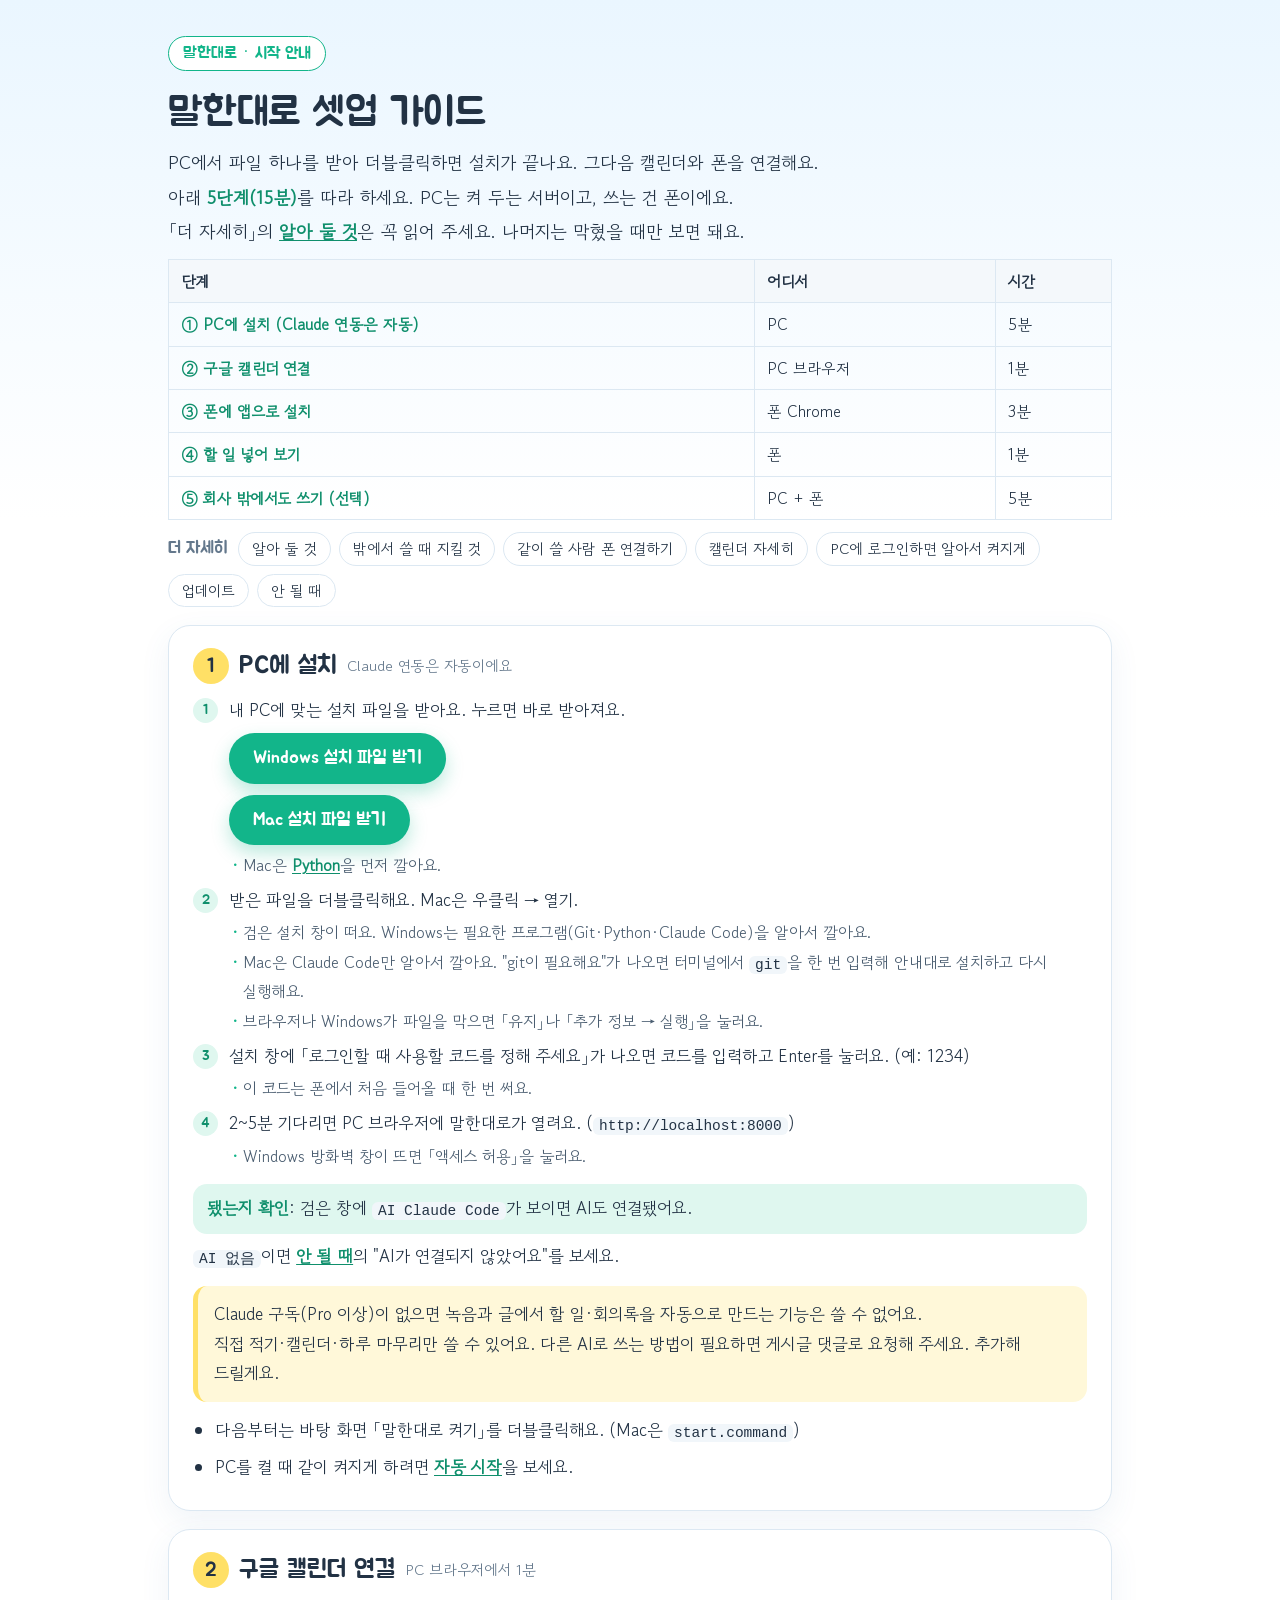
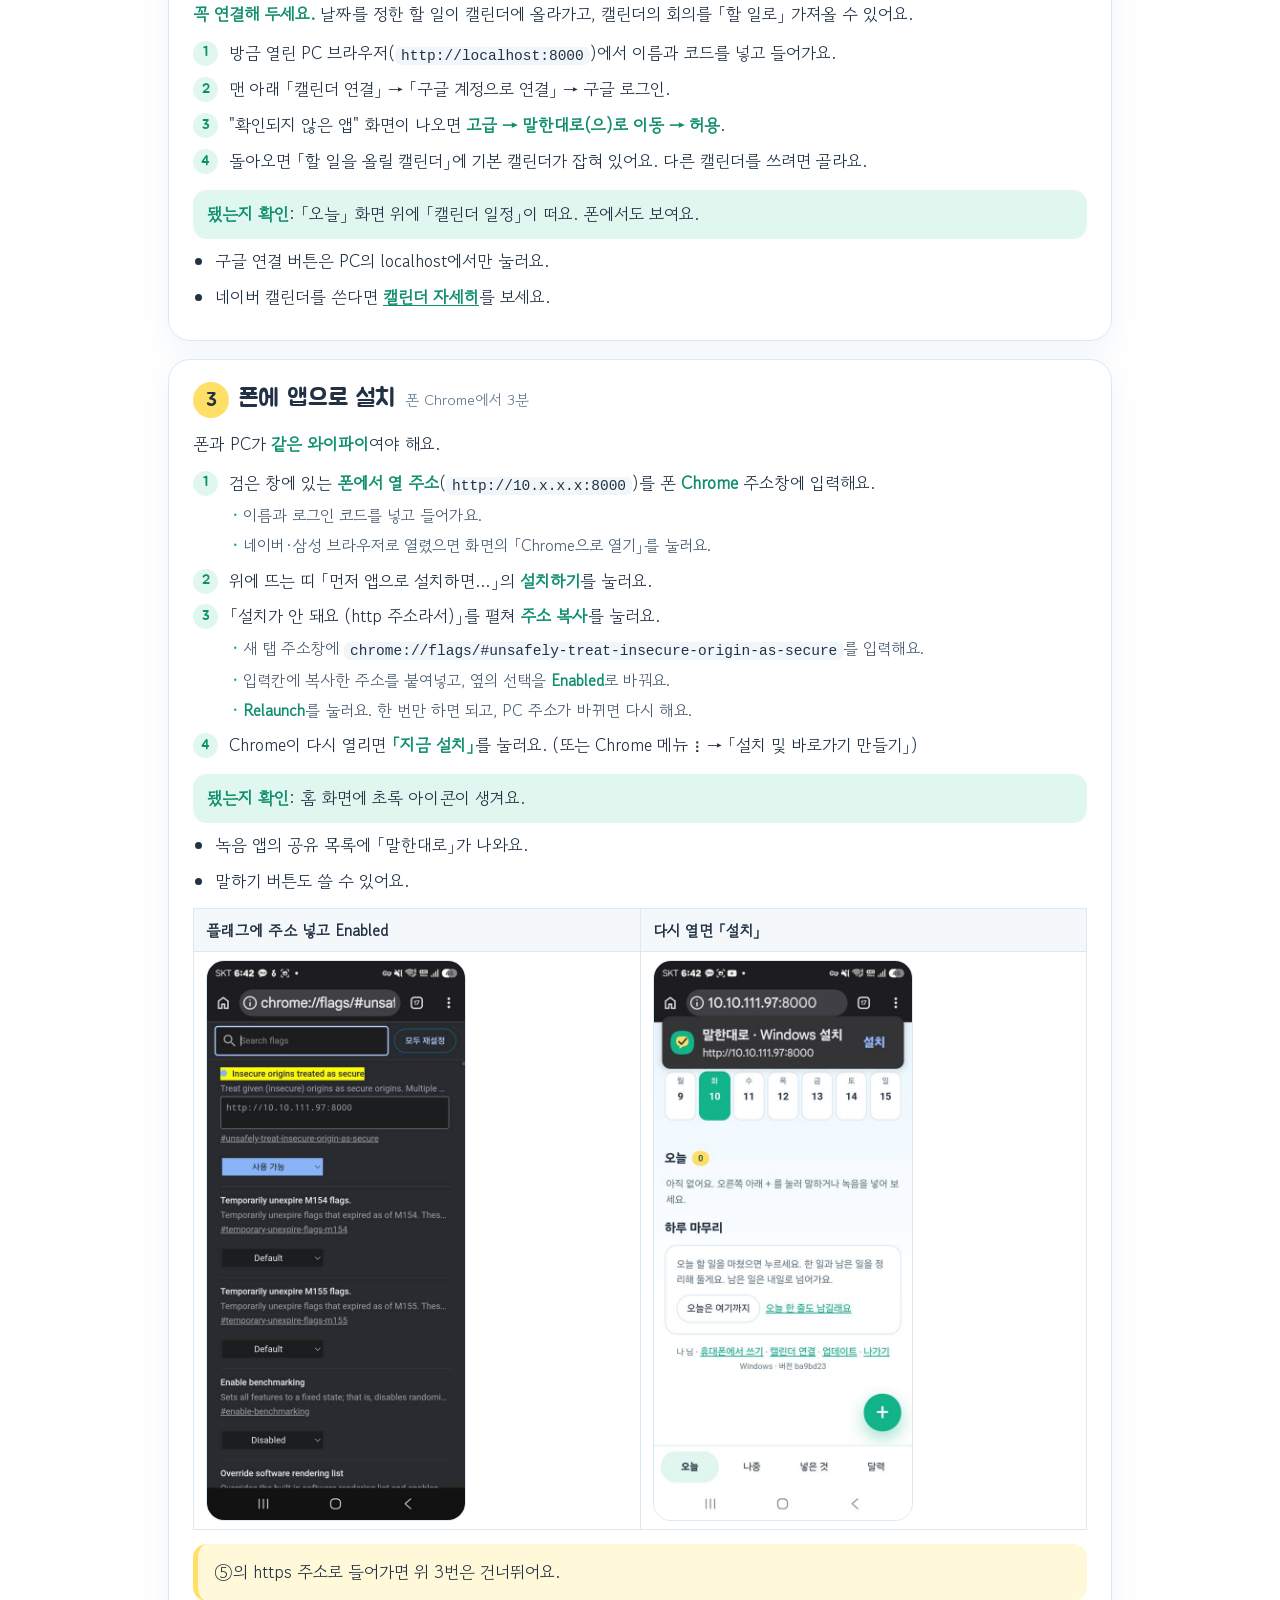
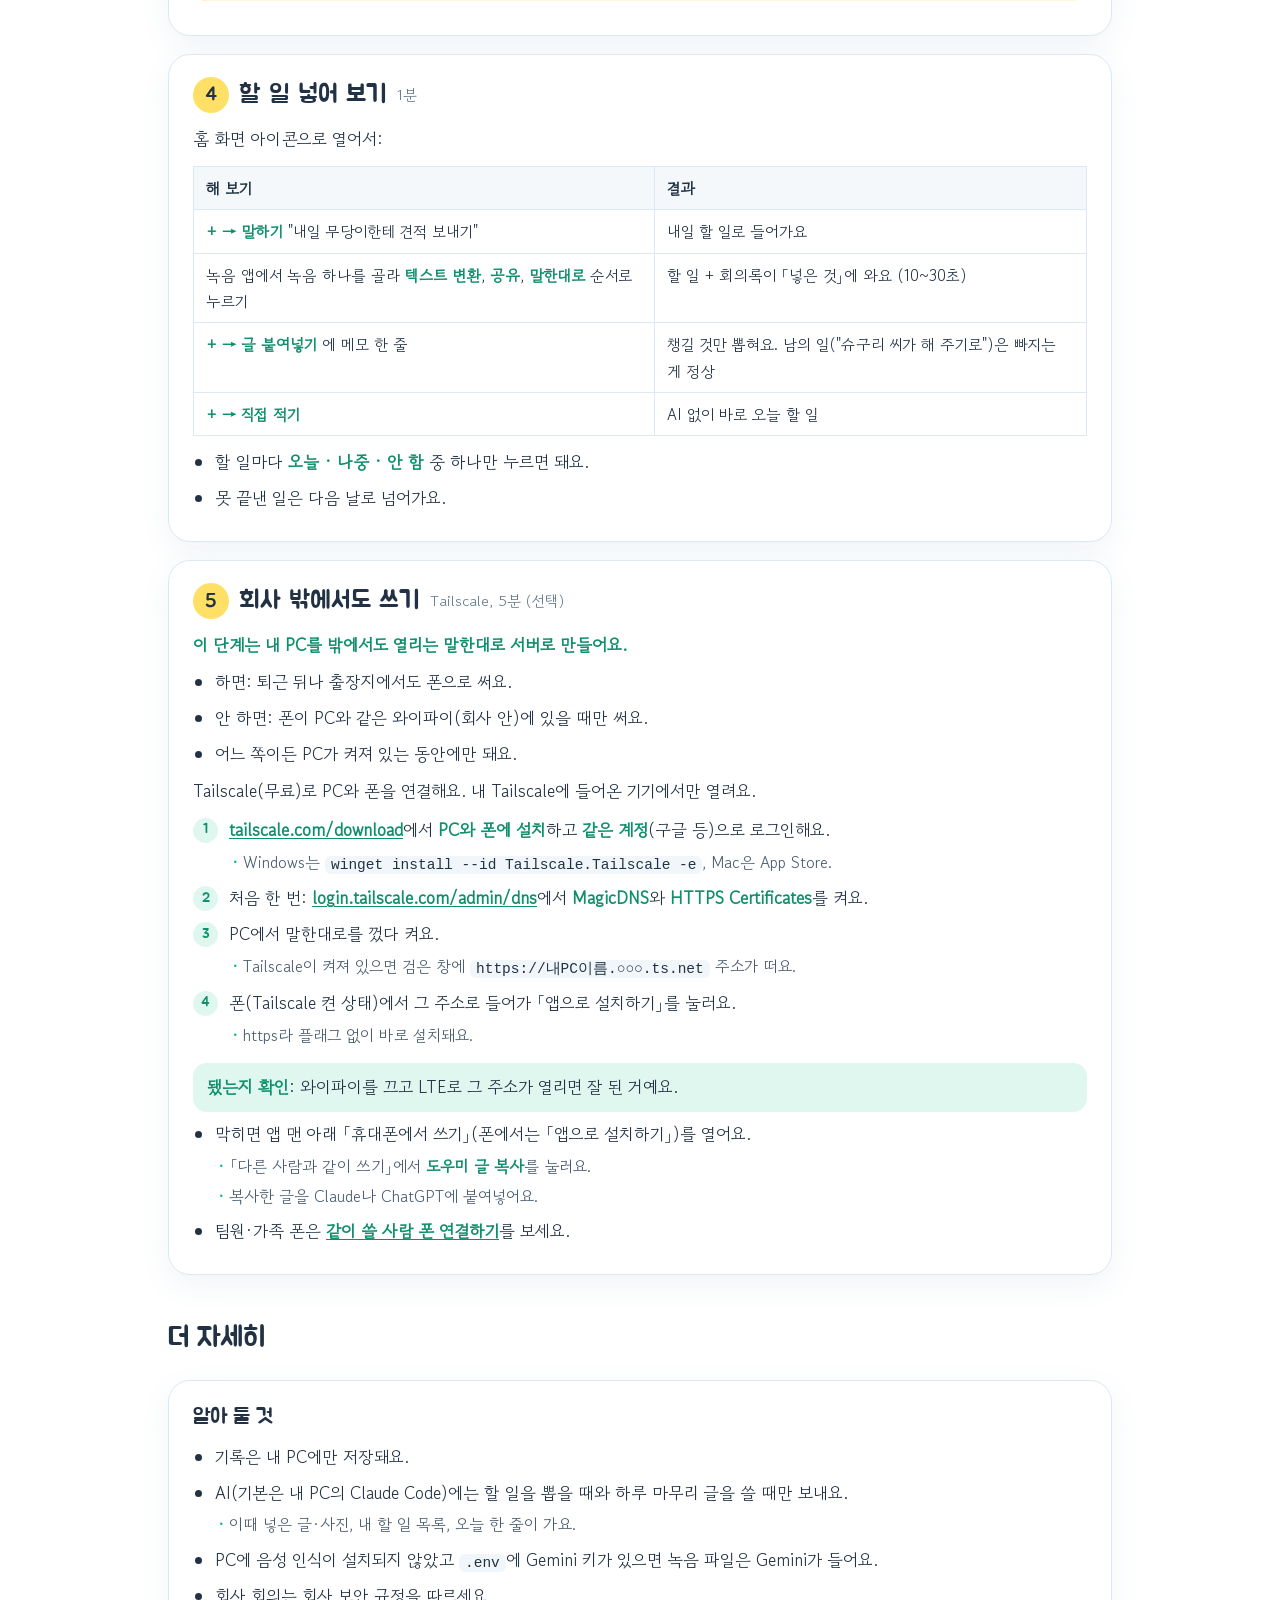
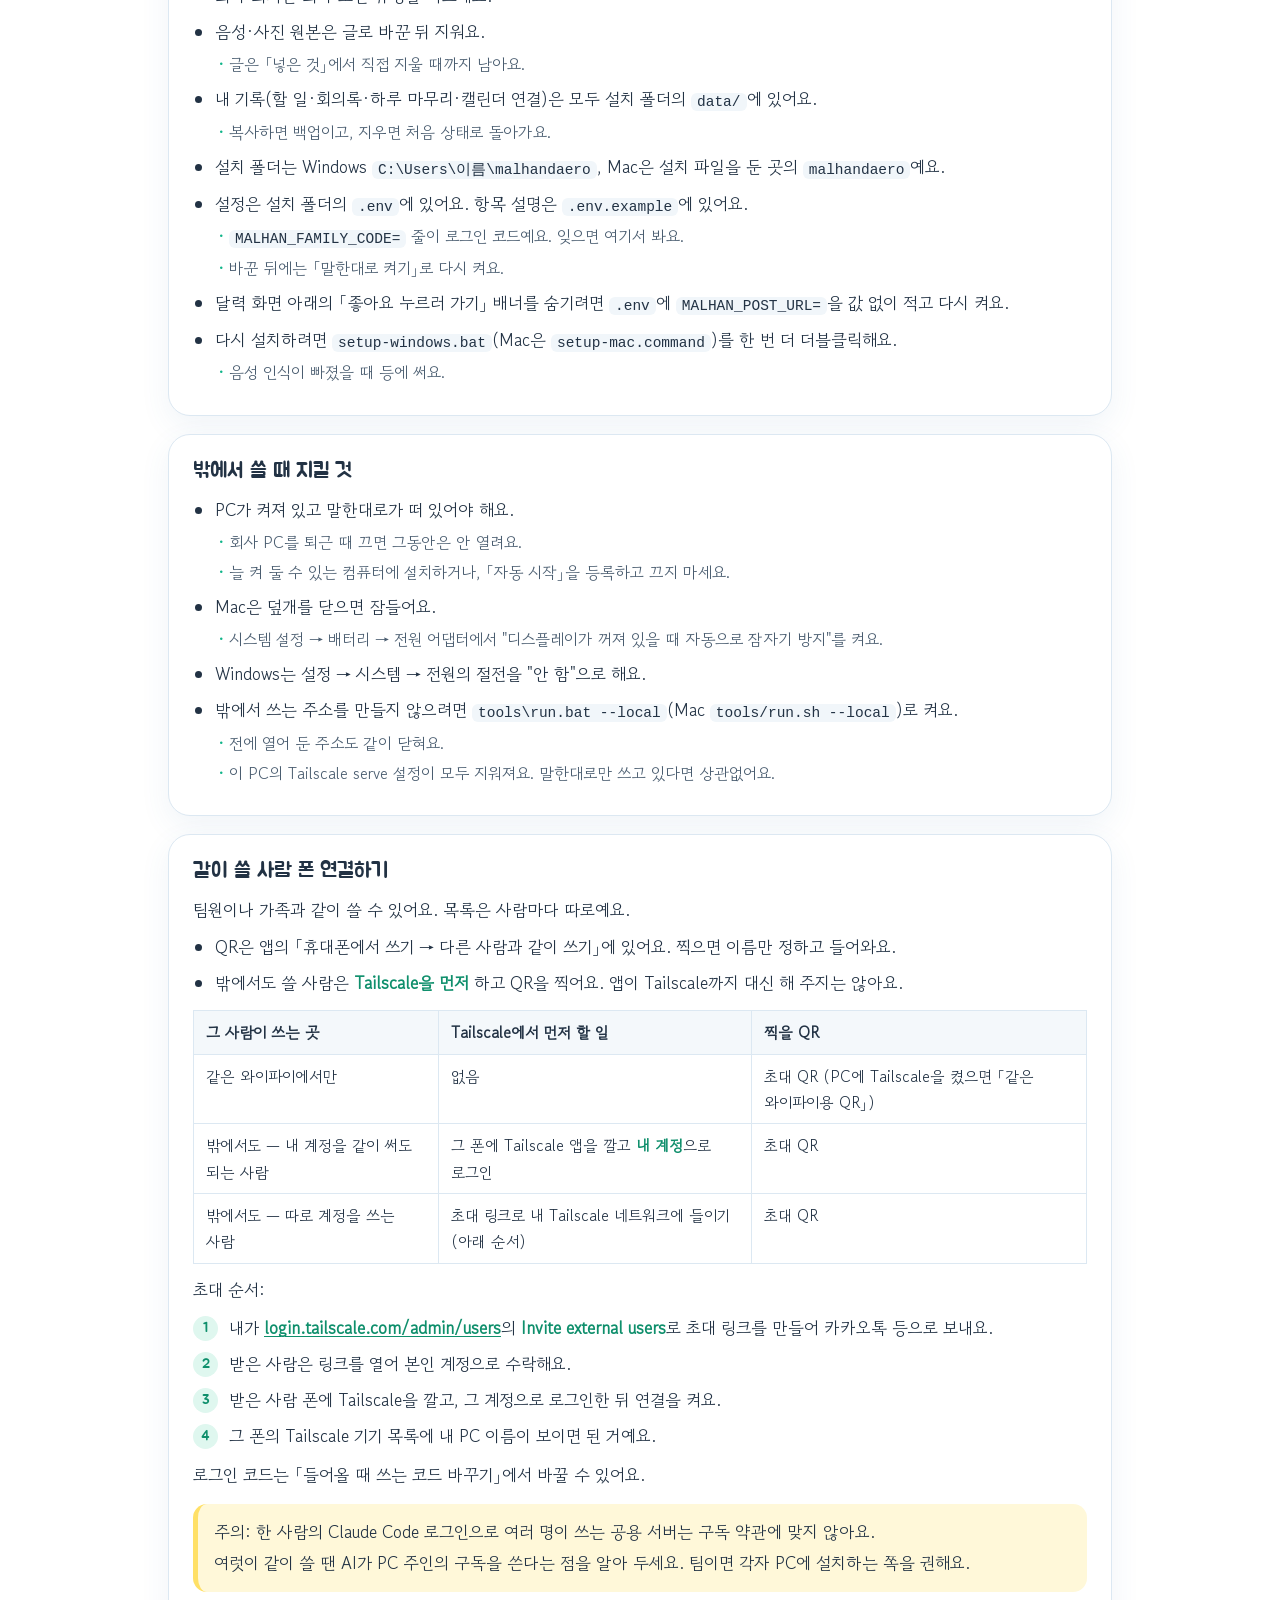
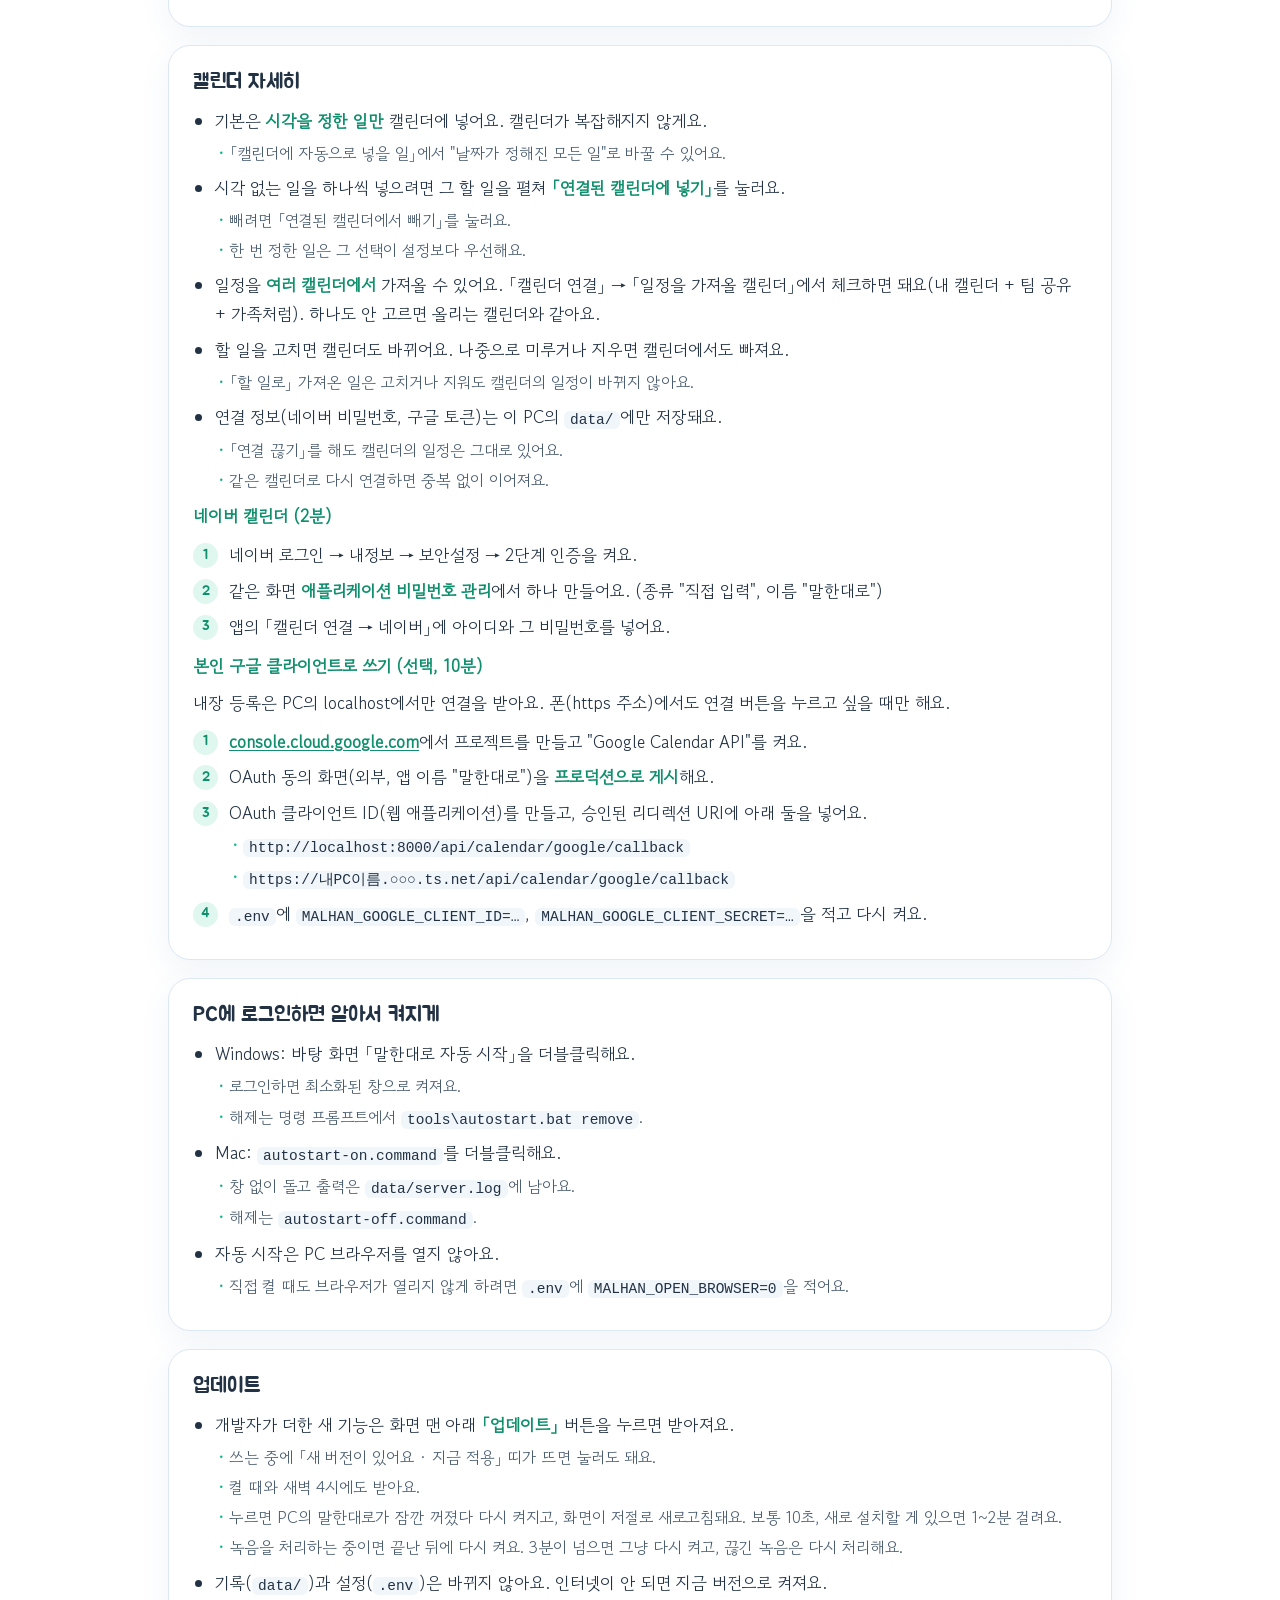
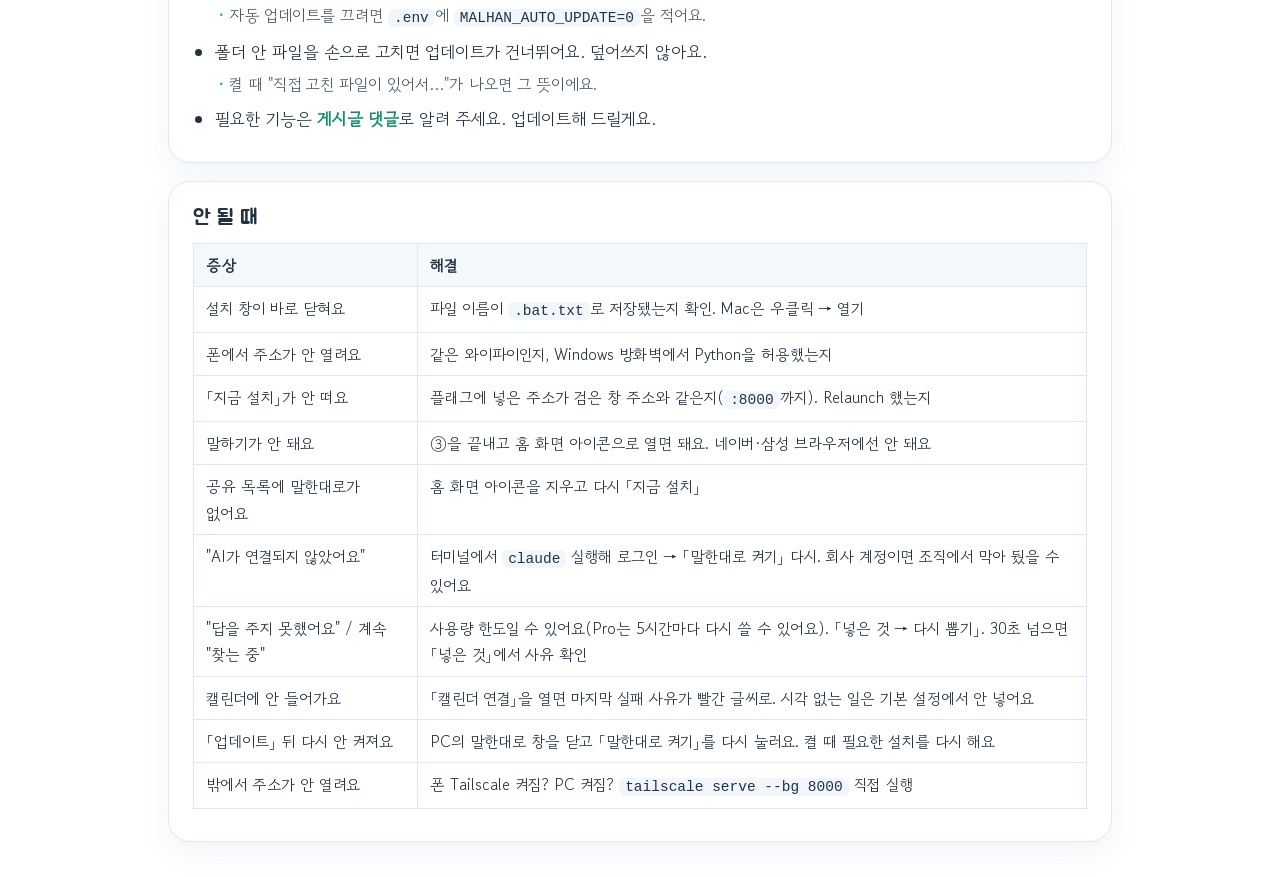
<file: docs/START.html>
<!DOCTYPE html>
<html lang="ko"><head><meta charset="utf-8"><meta name="viewport" content="width=device-width, initial-scale=1"><title>말한대로 셋업 가이드</title><link rel="preconnect" href="https://fonts.googleapis.com"><link rel="preconnect" href="https://fonts.gstatic.com" crossorigin><link href="https://fonts.googleapis.com/css2?family=Jua&family=Gowun+Dodum&display=swap" rel="stylesheet"><style>
:root { --sky:#eaf6ff; --ink:#223244; --muted:#64788c; --line:#dce8f2; --mint:#12b58a; --mint-soft:#dff7ef; --sun:#ffe066;
  --font-display:"Jua","Gowun Dodum","Apple SD Gothic Neo","Malgun Gothic",sans-serif;
  --font-body:"Gowun Dodum","Apple SD Gothic Neo","Malgun Gothic","Noto Sans KR",sans-serif; }
* { box-sizing:border-box } body { margin:0; background:linear-gradient(var(--sky),#fff 520px); background-color:#fff; color:var(--ink); font-family:var(--font-body); font-size:17px; line-height:1.7; word-break:keep-all; overflow-wrap:anywhere; -webkit-font-smoothing:antialiased; }
main { max-width:980px; margin:0 auto; padding:36px 18px 64px; display:flex; flex-direction:column; gap:18px; }
.top { align-self:flex-start; margin:0; font-family:var(--font-display); font-size:16px; color:var(--mint); background:#fff; border:1.5px solid var(--mint); padding:3px 14px; border-radius:999px }
.intro h1 { font-family:var(--font-display); font-weight:400; font-size:40px; line-height:1.2; margin:0 0 10px }
.intro p { margin:4px 0; font-size:18px }
.intro td a { text-decoration:none }
.toc { display:flex; flex-wrap:wrap; align-items:center; gap:8px; margin-top:12px }
.toc b { font-family:var(--font-display); font-weight:400; color:var(--muted); margin-right:2px }
.toc a { background:#fff; border:1.5px solid var(--line); border-radius:999px; padding:3px 13px; font-size:15px; font-weight:400; color:var(--ink); text-decoration:none }
.card, h1.more { scroll-margin-top:12px }
h1.more { font-family:var(--font-display); font-weight:400; font-size:28px; margin:22px 0 0 }
.card { background:#fff; border:1.5px solid var(--line); border-radius:22px; padding:22px 24px 20px; box-shadow:0 10px 30px rgba(60,120,170,.08) }
.card h2 { font-family:var(--font-display); font-weight:400; font-size:25px; line-height:1.3; margin:0 0 12px; display:flex; align-items:center; flex-wrap:wrap; gap:4px 10px }
.card h2 small { font-family:var(--font-body); font-size:15px; color:var(--muted) }
.card.sub h2 { font-size:21px }
.num { flex:none; width:36px; height:36px; border-radius:50%; background:var(--sun); display:inline-grid; place-items:center; font-size:20px }
p { margin:8px 0 } ul { padding-left:22px; margin:8px 0 } li { margin:7px 0 }
ol { list-style:none; counter-reset:step; padding-left:0; margin:10px 0 }
ol > li { counter-increment:step; position:relative; padding-left:36px }
ol > li::before { content:counter(step); position:absolute; left:0; top:2px; width:25px; height:25px; border-radius:50%; background:var(--mint-soft); color:#0f8f6c; font-family:var(--font-display); font-size:14px; display:grid; place-items:center }
li > ul { list-style:none; padding-left:0; margin:4px 0 2px }
li > ul > li { position:relative; padding-left:14px; margin:3px 0; color:#4a5d70; font-size:16px }
li > ul > li::before { content:"·"; position:absolute; left:2px; color:var(--mint); font-weight:700 }
li > ul > li.dl { padding-left:0 } li > ul > li.dl::before { content:none }
main > * { min-width:0; max-width:100% }
a { color:#0f8f6c; font-weight:700 }
a.btn { display:inline-block; margin:4px 0; background:var(--mint); color:#fff; font-family:var(--font-display); font-weight:400; font-size:18px; padding:10px 24px; border-radius:999px; text-decoration:none; box-shadow:0 8px 18px rgba(18,181,138,.28) }
code { font-family:ui-monospace,Menlo,Consolas,monospace; font-size:14.5px; background:#f1f6fa; padding:1px 6px; border-radius:6px; color:var(--ink) }
table { border-collapse:collapse; width:100%; margin:12px 0; font-size:15.5px } th,td { border:1px solid var(--line); padding:8px 12px; text-align:left; vertical-align:top } th { background:#f4f8fb }
blockquote { margin:14px 0; padding:12px 16px; background:#fff8d9; border-left:5px solid var(--sun); border-radius:14px } blockquote p { margin:2px 0 }
p.ok { margin:14px 0 6px; padding:10px 14px; background:var(--mint-soft); border-radius:14px }
img { max-width:280px; width:100%; border:1.5px solid var(--line); border-radius:18px; display:block }
td img { max-width:260px }
strong { color:#0f8f6c }
@media (max-width:600px) { main { padding:24px 12px 48px } .intro h1 { font-size:30px } .card { padding:18px 16px 16px; border-radius:18px } .card h2 { font-size:22px } table { font-size:14px } th,td { padding:7px 8px } }
</style></head><body><main><p class="top">말한대로 · 시작 안내</p><section class="intro"><h1 id="말한대로-셋업-가이드">말한대로 셋업 가이드</h1>
<p>PC에서 파일 하나를 받아 더블클릭하면 설치가 끝나요. 그다음 캘린더와 폰을 연결해요.</p>
<p>아래 <strong>5단계(15분)</strong>를 따라 하세요. PC는 켜 두는 서버이고, 쓰는 건 폰이에요.</p>
<p>「더 자세히」의 <a href="#알아-둘-것">알아 둘 것</a>은 꼭 읽어 주세요. 나머지는 막혔을 때만 보면 돼요.</p>
<table>
<thead>
<tr>
<th>단계</th>
<th>어디서</th>
<th>시간</th>
</tr>
</thead>
<tbody>
<tr>
<td><a href="#①-pc에-설치--claude-연동은-자동이에요">① PC에 설치 (Claude 연동은 자동)</a></td>
<td>PC</td>
<td>5분</td>
</tr>
<tr>
<td><a href="#②-구글-캘린더-연결--pc-브라우저에서-1분">② 구글 캘린더 연결</a></td>
<td>PC 브라우저</td>
<td>1분</td>
</tr>
<tr>
<td><a href="#③-폰에-앱으로-설치--폰-chrome에서-3분">③ 폰에 앱으로 설치</a></td>
<td>폰 Chrome</td>
<td>3분</td>
</tr>
<tr>
<td><a href="#④-할-일-넣어-보기--1분">④ 할 일 넣어 보기</a></td>
<td>폰</td>
<td>1분</td>
</tr>
<tr>
<td><a href="#⑤-회사-밖에서도-쓰기--tailscale-5분-선택">⑤ 회사 밖에서도 쓰기 (선택)</a></td>
<td>PC + 폰</td>
<td>5분</td>
</tr>
</tbody>
</table><nav class="toc"><b>더 자세히</b><a href="#알아-둘-것">알아 둘 것</a><a href="#밖에서-쓸-때-지킬-것">밖에서 쓸 때 지킬 것</a><a href="#같이-쓸-사람-폰-연결하기">같이 쓸 사람 폰 연결하기</a><a href="#캘린더-자세히">캘린더 자세히</a><a href="#pc에-로그인하면-알아서-켜지게">PC에 로그인하면 알아서 켜지게</a><a href="#업데이트">업데이트</a><a href="#안-될-때">안 될 때</a></nav></section>
<section class="card step"><h2 id="①-pc에-설치--claude-연동은-자동이에요"><span class="num">1</span> PC에 설치 <small>Claude 연동은 자동이에요</small></h2>
<ol>
<li>내 PC에 맞는 설치 파일을 받아요. 누르면 바로 받아져요.<ul>
<li class="dl"><strong><a class="btn" href="https://github.com/EaglingSun/malhandaero/releases/latest/download/setup-windows.bat">Windows 설치 파일 받기</a></strong></li>
<li class="dl"><strong><a class="btn" href="https://github.com/EaglingSun/malhandaero/releases/latest/download/setup-mac.command">Mac 설치 파일 받기</a></strong></li>
<li>Mac은 <a href="https://www.python.org/downloads/">Python</a>을 먼저 깔아요.</li>
</ul>
</li>
<li>받은 파일을 더블클릭해요. Mac은 우클릭 → 열기.<ul>
<li>검은 설치 창이 떠요. Windows는 필요한 프로그램(Git·Python·Claude Code)을 알아서 깔아요.</li>
<li>Mac은 Claude Code만 알아서 깔아요. "git이 필요해요"가 나오면 터미널에서 <code>git</code>을 한 번 입력해 안내대로 설치하고 다시 실행해요.</li>
<li>브라우저나 Windows가 파일을 막으면 「유지」나 「추가 정보 → 실행」을 눌러요.</li>
</ul>
</li>
<li>설치 창에 「로그인할 때 사용할 코드를 정해 주세요」가 나오면 코드를 입력하고 Enter를 눌러요. (예: 1234)<ul>
<li>이 코드는 폰에서 처음 들어올 때 한 번 써요.</li>
</ul>
</li>
<li>2~5분 기다리면 PC 브라우저에 말한대로가 열려요. (<code>http://localhost:8000</code>)<ul>
<li>Windows 방화벽 창이 뜨면 「액세스 허용」을 눌러요.</li>
</ul>
</li>
</ol>
<p class="ok"><strong>됐는지 확인</strong>: 검은 창에 <code>AI Claude Code</code>가 보이면 AI도 연결됐어요.</p>
<p><code>AI 없음</code>이면 <a href="#안-될-때">안 될 때</a>의 "AI가 연결되지 않았어요"를 보세요.</p>
<blockquote>
<p>Claude 구독(Pro 이상)이 없으면 녹음과 글에서 할 일·회의록을 자동으로 만드는 기능은 쓸 수 없어요.</p>
<p>직접 적기·캘린더·하루 마무리만 쓸 수 있어요. 다른 AI로 쓰는 방법이 필요하면 게시글 댓글로 요청해 주세요. 추가해 드릴게요.</p>
</blockquote>
<ul>
<li>다음부터는 바탕 화면 「말한대로 켜기」를 더블클릭해요. (Mac은 <code>start.command</code>)</li>
<li>PC를 켤 때 같이 켜지게 하려면 <a href="#pc에-로그인하면-알아서-켜지게">자동 시작</a>을 보세요.</li>
</ul></section>
<section class="card step"><h2 id="②-구글-캘린더-연결--pc-브라우저에서-1분"><span class="num">2</span> 구글 캘린더 연결 <small>PC 브라우저에서 1분</small></h2>
<p><strong>꼭 연결해 두세요.</strong> 날짜를 정한 할 일이 캘린더에 올라가고, 캘린더의 회의를 「할 일로」 가져올 수 있어요.</p>
<ol>
<li>방금 열린 PC 브라우저(<code>http://localhost:8000</code>)에서 이름과 코드를 넣고 들어가요.</li>
<li>맨 아래 「캘린더 연결」 → 「구글 계정으로 연결」 → 구글 로그인.</li>
<li>"확인되지 않은 앱" 화면이 나오면 <strong>고급 → 말한대로(으)로 이동 → 허용</strong>.</li>
<li>돌아오면 「할 일을 올릴 캘린더」에 기본 캘린더가 잡혀 있어요. 다른 캘린더를 쓰려면 골라요.</li>
</ol>
<p class="ok"><strong>됐는지 확인</strong>: 「오늘」 화면 위에 「캘린더 일정」이 떠요. 폰에서도 보여요.</p>
<ul>
<li>구글 연결 버튼은 PC의 localhost에서만 눌러요.</li>
<li>네이버 캘린더를 쓴다면 <a href="#캘린더-자세히">캘린더 자세히</a>를 보세요.</li>
</ul></section>
<section class="card step"><h2 id="③-폰에-앱으로-설치--폰-chrome에서-3분"><span class="num">3</span> 폰에 앱으로 설치 <small>폰 Chrome에서 3분</small></h2>
<p>폰과 PC가 <strong>같은 와이파이</strong>여야 해요.</p>
<ol>
<li>검은 창에 있는 <strong>폰에서 열 주소</strong>(<code>http://10.x.x.x:8000</code>)를 폰 <strong>Chrome</strong> 주소창에 입력해요.<ul>
<li>이름과 로그인 코드를 넣고 들어가요.</li>
<li>네이버·삼성 브라우저로 열렸으면 화면의 「Chrome으로 열기」를 눌러요.</li>
</ul>
</li>
<li>위에 뜨는 띠 「먼저 앱으로 설치하면…」의 <strong>설치하기</strong>를 눌러요.</li>
<li>「설치가 안 돼요 (http 주소라서)」를 펼쳐 <strong>주소 복사</strong>를 눌러요.<ul>
<li>새 탭 주소창에 <code>chrome://flags/#unsafely-treat-insecure-origin-as-secure</code>를 입력해요.</li>
<li>입력칸에 복사한 주소를 붙여넣고, 옆의 선택을 <strong>Enabled</strong>로 바꿔요.</li>
<li><strong>Relaunch</strong>를 눌러요. 한 번만 하면 되고, PC 주소가 바뀌면 다시 해요.</li>
</ul>
</li>
<li>Chrome이 다시 열리면 <strong>「지금 설치」</strong>를 눌러요. (또는 Chrome 메뉴 ⋮ → 「설치 및 바로가기 만들기」)</li>
</ol>
<p class="ok"><strong>됐는지 확인</strong>: 홈 화면에 초록 아이콘이 생겨요.</p>
<ul>
<li>녹음 앱의 공유 목록에 「말한대로」가 나와요.</li>
<li>말하기 버튼도 쓸 수 있어요.</li>
</ul>
<table>
<thead>
<tr>
<th>플래그에 주소 넣고 Enabled</th>
<th>다시 열면 「설치」</th>
</tr>
</thead>
<tbody>
<tr>
<td><img alt="" src="[data-uri]" /></td>
<td><img alt="" src="[data-uri]" /></td>
</tr>
</tbody>
</table>
<blockquote>
<p>⑤의 https 주소로 들어가면 위 3번은 건너뛰어요.</p>
</blockquote></section>
<section class="card step"><h2 id="④-할-일-넣어-보기--1분"><span class="num">4</span> 할 일 넣어 보기 <small>1분</small></h2>
<p>홈 화면 아이콘으로 열어서:</p>
<table>
<thead>
<tr>
<th>해 보기</th>
<th>결과</th>
</tr>
</thead>
<tbody>
<tr>
<td><strong>+ → 말하기</strong> "내일 무당이한테 견적 보내기"</td>
<td>내일 할 일로 들어가요</td>
</tr>
<tr>
<td>녹음 앱에서 녹음 하나를 골라 <strong>텍스트 변환</strong>, <strong>공유</strong>, <strong>말한대로</strong> 순서로 누르기</td>
<td>할 일 + 회의록이 「넣은 것」에 와요 (10~30초)</td>
</tr>
<tr>
<td><strong>+ → 글 붙여넣기</strong> 에 메모 한 줄</td>
<td>챙길 것만 뽑혀요. 남의 일("슈구리 씨가 해 주기로")은 빠지는 게 정상</td>
</tr>
<tr>
<td><strong>+ → 직접 적기</strong></td>
<td>AI 없이 바로 오늘 할 일</td>
</tr>
</tbody>
</table>
<ul>
<li>할 일마다 <strong>오늘 · 나중 · 안 함</strong> 중 하나만 누르면 돼요.</li>
<li>못 끝낸 일은 다음 날로 넘어가요.</li>
</ul></section>
<section class="card step"><h2 id="⑤-회사-밖에서도-쓰기--tailscale-5분-선택"><span class="num">5</span> 회사 밖에서도 쓰기 <small>Tailscale, 5분 (선택)</small></h2>
<p><strong>이 단계는 내 PC를 밖에서도 열리는 말한대로 서버로 만들어요.</strong></p>
<ul>
<li>하면: 퇴근 뒤나 출장지에서도 폰으로 써요.</li>
<li>안 하면: 폰이 PC와 같은 와이파이(회사 안)에 있을 때만 써요.</li>
<li>어느 쪽이든 PC가 켜져 있는 동안에만 돼요.</li>
</ul>
<p>Tailscale(무료)로 PC와 폰을 연결해요. 내 Tailscale에 들어온 기기에서만 열려요.</p>
<ol>
<li><a href="https://tailscale.com/download">tailscale.com/download</a>에서 <strong>PC와 폰에 설치</strong>하고 <strong>같은 계정</strong>(구글 등)으로 로그인해요.<ul>
<li>Windows는 <code>winget install --id Tailscale.Tailscale -e</code>, Mac은 App Store.</li>
</ul>
</li>
<li>처음 한 번: <a href="https://login.tailscale.com/admin/dns">login.tailscale.com/admin/dns</a>에서 <strong>MagicDNS</strong>와 <strong>HTTPS Certificates</strong>를 켜요.</li>
<li>PC에서 말한대로를 껐다 켜요.<ul>
<li>Tailscale이 켜져 있으면 검은 창에 <code>https://내PC이름.○○○.ts.net</code> 주소가 떠요.</li>
</ul>
</li>
<li>폰(Tailscale 켠 상태)에서 그 주소로 들어가 「앱으로 설치하기」를 눌러요.<ul>
<li>https라 플래그 없이 바로 설치돼요.</li>
</ul>
</li>
</ol>
<p class="ok"><strong>됐는지 확인</strong>: 와이파이를 끄고 LTE로 그 주소가 열리면 잘 된 거예요.</p>
<ul>
<li>막히면 앱 맨 아래 「휴대폰에서 쓰기」(폰에서는 「앱으로 설치하기」)를 열어요.<ul>
<li>「다른 사람과 같이 쓰기」에서 <strong>도우미 글 복사</strong>를 눌러요.</li>
<li>복사한 글을 Claude나 ChatGPT에 붙여넣어요.</li>
</ul>
</li>
<li>팀원·가족 폰은 <a href="#같이-쓸-사람-폰-연결하기">같이 쓸 사람 폰 연결하기</a>를 보세요.</li>
</ul></section>
<h1 id="더-자세히" class="more">더 자세히</h1>
<section class="card sub"><h2 id="알아-둘-것">알아 둘 것</h2>
<ul>
<li>기록은 내 PC에만 저장돼요.</li>
<li>AI(기본은 내 PC의 Claude Code)에는 할 일을 뽑을 때와 하루 마무리 글을 쓸 때만 보내요.<ul>
<li>이때 넣은 글·사진, 내 할 일 목록, 오늘 한 줄이 가요.</li>
</ul>
</li>
<li>PC에 음성 인식이 설치되지 않았고 <code>.env</code>에 Gemini 키가 있으면 녹음 파일은 Gemini가 들어요.</li>
<li>회사 회의는 회사 보안 규정을 따르세요.</li>
<li>음성·사진 원본은 글로 바꾼 뒤 지워요.<ul>
<li>글은 「넣은 것」에서 직접 지울 때까지 남아요.</li>
</ul>
</li>
<li>내 기록(할 일·회의록·하루 마무리·캘린더 연결)은 모두 설치 폴더의 <code>data/</code>에 있어요.<ul>
<li>복사하면 백업이고, 지우면 처음 상태로 돌아가요.</li>
</ul>
</li>
<li>설치 폴더는 Windows <code>C:\Users\이름\malhandaero</code>, Mac은 설치 파일을 둔 곳의 <code>malhandaero</code>예요.</li>
<li>설정은 설치 폴더의 <code>.env</code>에 있어요. 항목 설명은 <code>.env.example</code>에 있어요.<ul>
<li><code>MALHAN_FAMILY_CODE=</code> 줄이 로그인 코드예요. 잊으면 여기서 봐요.</li>
<li>바꾼 뒤에는 「말한대로 켜기」로 다시 켜요.</li>
</ul>
</li>
<li>달력 화면 아래의 「좋아요 누르러 가기」 배너를 숨기려면 <code>.env</code>에 <code>MALHAN_POST_URL=</code>을 값 없이 적고 다시 켜요.</li>
<li>다시 설치하려면 <code>setup-windows.bat</code>(Mac은 <code>setup-mac.command</code>)를 한 번 더 더블클릭해요.<ul>
<li>음성 인식이 빠졌을 때 등에 써요.</li>
</ul>
</li>
</ul></section>
<section class="card sub"><h2 id="밖에서-쓸-때-지킬-것">밖에서 쓸 때 지킬 것</h2>
<ul>
<li>PC가 켜져 있고 말한대로가 떠 있어야 해요.<ul>
<li>회사 PC를 퇴근 때 끄면 그동안은 안 열려요.</li>
<li>늘 켜 둘 수 있는 컴퓨터에 설치하거나, 「자동 시작」을 등록하고 끄지 마세요.</li>
</ul>
</li>
<li>Mac은 덮개를 닫으면 잠들어요.<ul>
<li>시스템 설정 → 배터리 → 전원 어댑터에서 "디스플레이가 꺼져 있을 때 자동으로 잠자기 방지"를 켜요.</li>
</ul>
</li>
<li>Windows는 설정 → 시스템 → 전원의 절전을 "안 함"으로 해요.</li>
<li>밖에서 쓰는 주소를 만들지 않으려면 <code>tools\run.bat --local</code>(Mac <code>tools/run.sh --local</code>)로 켜요.<ul>
<li>전에 열어 둔 주소도 같이 닫혀요.</li>
<li>이 PC의 Tailscale serve 설정이 모두 지워져요. 말한대로만 쓰고 있다면 상관없어요.</li>
</ul>
</li>
</ul></section>
<section class="card sub"><h2 id="같이-쓸-사람-폰-연결하기">같이 쓸 사람 폰 연결하기</h2>
<p>팀원이나 가족과 같이 쓸 수 있어요. 목록은 사람마다 따로예요.</p>
<ul>
<li>QR은 앱의 「휴대폰에서 쓰기 → 다른 사람과 같이 쓰기」에 있어요. 찍으면 이름만 정하고 들어와요.</li>
<li>밖에서도 쓸 사람은 <strong>Tailscale을 먼저</strong> 하고 QR을 찍어요. 앱이 Tailscale까지 대신 해 주지는 않아요.</li>
</ul>
<table>
<thead>
<tr>
<th>그 사람이 쓰는 곳</th>
<th>Tailscale에서 먼저 할 일</th>
<th>찍을 QR</th>
</tr>
</thead>
<tbody>
<tr>
<td>같은 와이파이에서만</td>
<td>없음</td>
<td>초대 QR (PC에 Tailscale을 켰으면 「같은 와이파이용 QR」)</td>
</tr>
<tr>
<td>밖에서도 — 내 계정을 같이 써도 되는 사람</td>
<td>그 폰에 Tailscale 앱을 깔고 <strong>내 계정</strong>으로 로그인</td>
<td>초대 QR</td>
</tr>
<tr>
<td>밖에서도 — 따로 계정을 쓰는 사람</td>
<td>초대 링크로 내 Tailscale 네트워크에 들이기 (아래 순서)</td>
<td>초대 QR</td>
</tr>
</tbody>
</table>
<p>초대 순서:</p>
<ol>
<li>내가 <a href="https://login.tailscale.com/admin/users">login.tailscale.com/admin/users</a>의 <strong>Invite external users</strong>로 초대 링크를 만들어 카카오톡 등으로 보내요.</li>
<li>받은 사람은 링크를 열어 본인 계정으로 수락해요.</li>
<li>받은 사람 폰에 Tailscale을 깔고, 그 계정으로 로그인한 뒤 연결을 켜요.</li>
<li>그 폰의 Tailscale 기기 목록에 내 PC 이름이 보이면 된 거예요.</li>
</ol>
<p>로그인 코드는 「들어올 때 쓰는 코드 바꾸기」에서 바꿀 수 있어요.</p>
<blockquote>
<p>주의: 한 사람의 Claude Code 로그인으로 여러 명이 쓰는 공용 서버는 구독 약관에 맞지 않아요.</p>
<p>여럿이 같이 쓸 땐 AI가 PC 주인의 구독을 쓴다는 점을 알아 두세요. 팀이면 각자 PC에 설치하는 쪽을 권해요.</p>
</blockquote></section>
<section class="card sub"><h2 id="캘린더-자세히">캘린더 자세히</h2>
<ul>
<li>기본은 <strong>시각을 정한 일만</strong> 캘린더에 넣어요. 캘린더가 복잡해지지 않게요.<ul>
<li>「캘린더에 자동으로 넣을 일」에서 "날짜가 정해진 모든 일"로 바꿀 수 있어요.</li>
</ul>
</li>
<li>시각 없는 일을 하나씩 넣으려면 그 할 일을 펼쳐 <strong>「연결된 캘린더에 넣기」</strong>를 눌러요.<ul>
<li>빼려면 「연결된 캘린더에서 빼기」를 눌러요.</li>
<li>한 번 정한 일은 그 선택이 설정보다 우선해요.</li>
</ul>
</li>
<li>일정을 <strong>여러 캘린더에서</strong> 가져올 수 있어요. 「캘린더 연결」 → 「일정을 가져올 캘린더」에서 체크하면 돼요(내 캘린더 + 팀 공유 + 가족처럼). 하나도 안 고르면 올리는 캘린더와 같아요.</li>
<li>할 일을 고치면 캘린더도 바뀌어요. 나중으로 미루거나 지우면 캘린더에서도 빠져요.<ul>
<li>「할 일로」 가져온 일은 고치거나 지워도 캘린더의 일정이 바뀌지 않아요.</li>
</ul>
</li>
<li>연결 정보(네이버 비밀번호, 구글 토큰)는 이 PC의 <code>data/</code>에만 저장돼요.<ul>
<li>「연결 끊기」를 해도 캘린더의 일정은 그대로 있어요.</li>
<li>같은 캘린더로 다시 연결하면 중복 없이 이어져요.</li>
</ul>
</li>
</ul>
<p><strong>네이버 캘린더 (2분)</strong></p>
<ol>
<li>네이버 로그인 → 내정보 → 보안설정 → 2단계 인증을 켜요.</li>
<li>같은 화면 <strong>애플리케이션 비밀번호 관리</strong>에서 하나 만들어요. (종류 "직접 입력", 이름 "말한대로")</li>
<li>앱의 「캘린더 연결 → 네이버」에 아이디와 그 비밀번호를 넣어요.</li>
</ol>
<p><strong>본인 구글 클라이언트로 쓰기 (선택, 10분)</strong></p>
<p>내장 등록은 PC의 localhost에서만 연결을 받아요. 폰(https 주소)에서도 연결 버튼을 누르고 싶을 때만 해요.</p>
<ol>
<li><a href="https://console.cloud.google.com">console.cloud.google.com</a>에서 프로젝트를 만들고 "Google Calendar API"를 켜요.</li>
<li>OAuth 동의 화면(외부, 앱 이름 "말한대로")을 <strong>프로덕션으로 게시</strong>해요.</li>
<li>OAuth 클라이언트 ID(웹 애플리케이션)를 만들고, 승인된 리디렉션 URI에 아래 둘을 넣어요.<ul>
<li><code>http://localhost:8000/api/calendar/google/callback</code></li>
<li><code>https://내PC이름.○○○.ts.net/api/calendar/google/callback</code></li>
</ul>
</li>
<li><code>.env</code>에 <code>MALHAN_GOOGLE_CLIENT_ID=…</code>, <code>MALHAN_GOOGLE_CLIENT_SECRET=…</code>을 적고 다시 켜요.</li>
</ol></section>
<section class="card sub"><h2 id="pc에-로그인하면-알아서-켜지게">PC에 로그인하면 알아서 켜지게</h2>
<ul>
<li>Windows: 바탕 화면 「말한대로 자동 시작」을 더블클릭해요.<ul>
<li>로그인하면 최소화된 창으로 켜져요.</li>
<li>해제는 명령 프롬프트에서 <code>tools\autostart.bat remove</code>.</li>
</ul>
</li>
<li>Mac: <code>autostart-on.command</code>를 더블클릭해요.<ul>
<li>창 없이 돌고 출력은 <code>data/server.log</code>에 남아요.</li>
<li>해제는 <code>autostart-off.command</code>.</li>
</ul>
</li>
<li>자동 시작은 PC 브라우저를 열지 않아요.<ul>
<li>직접 켤 때도 브라우저가 열리지 않게 하려면 <code>.env</code>에 <code>MALHAN_OPEN_BROWSER=0</code>을 적어요.</li>
</ul>
</li>
</ul></section>
<section class="card sub"><h2 id="업데이트">업데이트</h2>
<ul>
<li>개발자가 더한 새 기능은 화면 맨 아래 <strong>「업데이트」</strong> 버튼을 누르면 받아져요.<ul>
<li>쓰는 중에 「새 버전이 있어요 · 지금 적용」 띠가 뜨면 눌러도 돼요.</li>
<li>켤 때와 새벽 4시에도 받아요.</li>
<li>누르면 PC의 말한대로가 잠깐 꺼졌다 다시 켜지고, 화면이 저절로 새로고침돼요. 보통 10초, 새로 설치할 게 있으면 1~2분 걸려요.</li>
<li>녹음을 처리하는 중이면 끝난 뒤에 다시 켜요. 3분이 넘으면 그냥 다시 켜고, 끊긴 녹음은 다시 처리해요.</li>
</ul>
</li>
<li>기록(<code>data/</code>)과 설정(<code>.env</code>)은 바뀌지 않아요. 인터넷이 안 되면 지금 버전으로 켜져요.<ul>
<li>자동 업데이트를 끄려면 <code>.env</code>에 <code>MALHAN_AUTO_UPDATE=0</code>을 적어요.</li>
</ul>
</li>
<li>폴더 안 파일을 손으로 고치면 업데이트가 건너뛰어요. 덮어쓰지 않아요.<ul>
<li>켤 때 "직접 고친 파일이 있어서…"가 나오면 그 뜻이에요.</li>
</ul>
</li>
<li>필요한 기능은 <strong>게시글 댓글</strong>로 알려 주세요. 업데이트해 드릴게요.</li>
</ul></section>
<section class="card sub"><h2 id="안-될-때">안 될 때</h2>
<table>
<thead>
<tr>
<th>증상</th>
<th>해결</th>
</tr>
</thead>
<tbody>
<tr>
<td>설치 창이 바로 닫혀요</td>
<td>파일 이름이 <code>.bat.txt</code>로 저장됐는지 확인. Mac은 우클릭 → 열기</td>
</tr>
<tr>
<td>폰에서 주소가 안 열려요</td>
<td>같은 와이파이인지, Windows 방화벽에서 Python을 허용했는지</td>
</tr>
<tr>
<td>「지금 설치」가 안 떠요</td>
<td>플래그에 넣은 주소가 검은 창 주소와 같은지(<code>:8000</code>까지). Relaunch 했는지</td>
</tr>
<tr>
<td>말하기가 안 돼요</td>
<td>③을 끝내고 홈 화면 아이콘으로 열면 돼요. 네이버·삼성 브라우저에선 안 돼요</td>
</tr>
<tr>
<td>공유 목록에 말한대로가 없어요</td>
<td>홈 화면 아이콘을 지우고 다시 「지금 설치」</td>
</tr>
<tr>
<td>"AI가 연결되지 않았어요"</td>
<td>터미널에서 <code>claude</code> 실행해 로그인 → 「말한대로 켜기」 다시. 회사 계정이면 조직에서 막아 뒀을 수 있어요</td>
</tr>
<tr>
<td>"답을 주지 못했어요" / 계속 "찾는 중"</td>
<td>사용량 한도일 수 있어요(Pro는 5시간마다 다시 쓸 수 있어요). 「넣은 것 → 다시 뽑기」. 30초 넘으면 「넣은 것」에서 사유 확인</td>
</tr>
<tr>
<td>캘린더에 안 들어가요</td>
<td>「캘린더 연결」을 열면 마지막 실패 사유가 빨간 글씨로. 시각 없는 일은 기본 설정에서 안 넣어요</td>
</tr>
<tr>
<td>「업데이트」 뒤 다시 안 켜져요</td>
<td>PC의 말한대로 창을 닫고 「말한대로 켜기」를 다시 눌러요. 켤 때 필요한 설치를 다시 해요</td>
</tr>
<tr>
<td>밖에서 주소가 안 열려요</td>
<td>폰 Tailscale 켜짐? PC 켜짐? <code>tailscale serve --bg 8000</code> 직접 실행</td>
</tr>
</tbody>
</table></section></main></body></html>
</file>
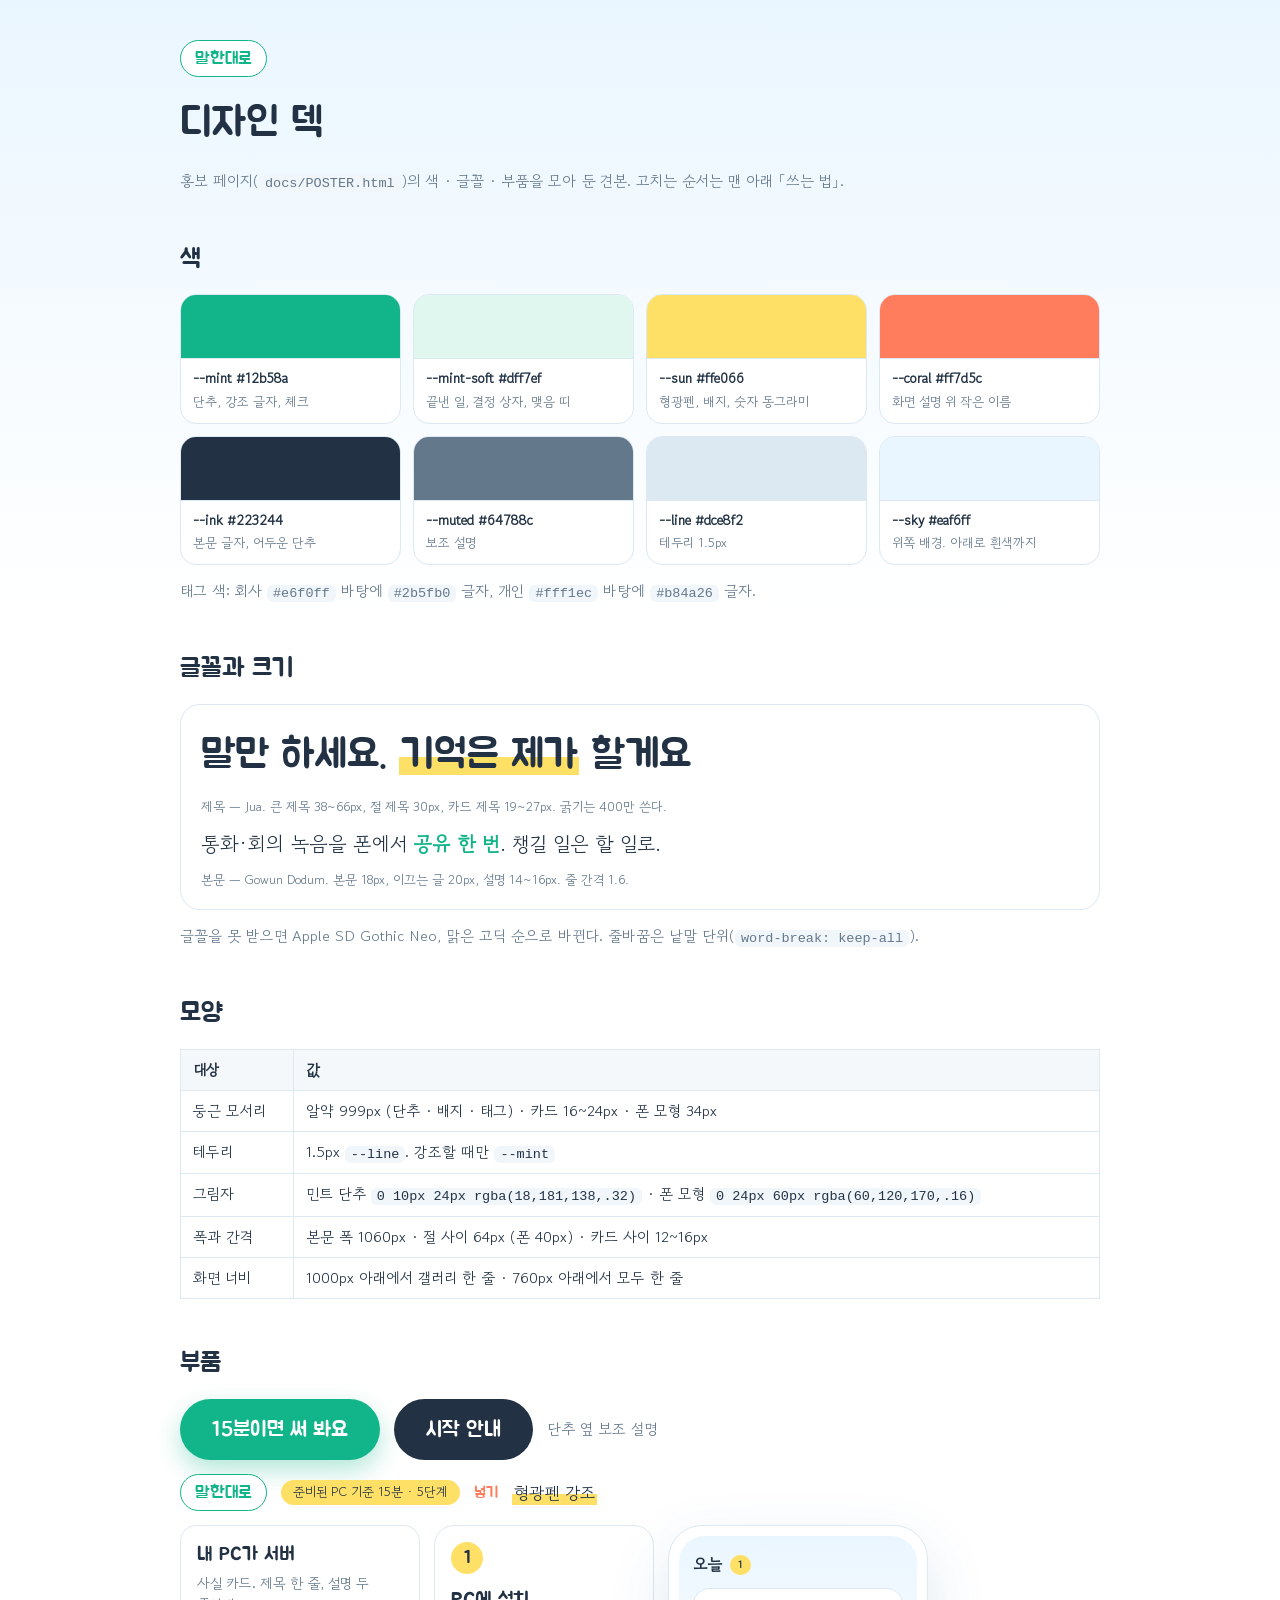
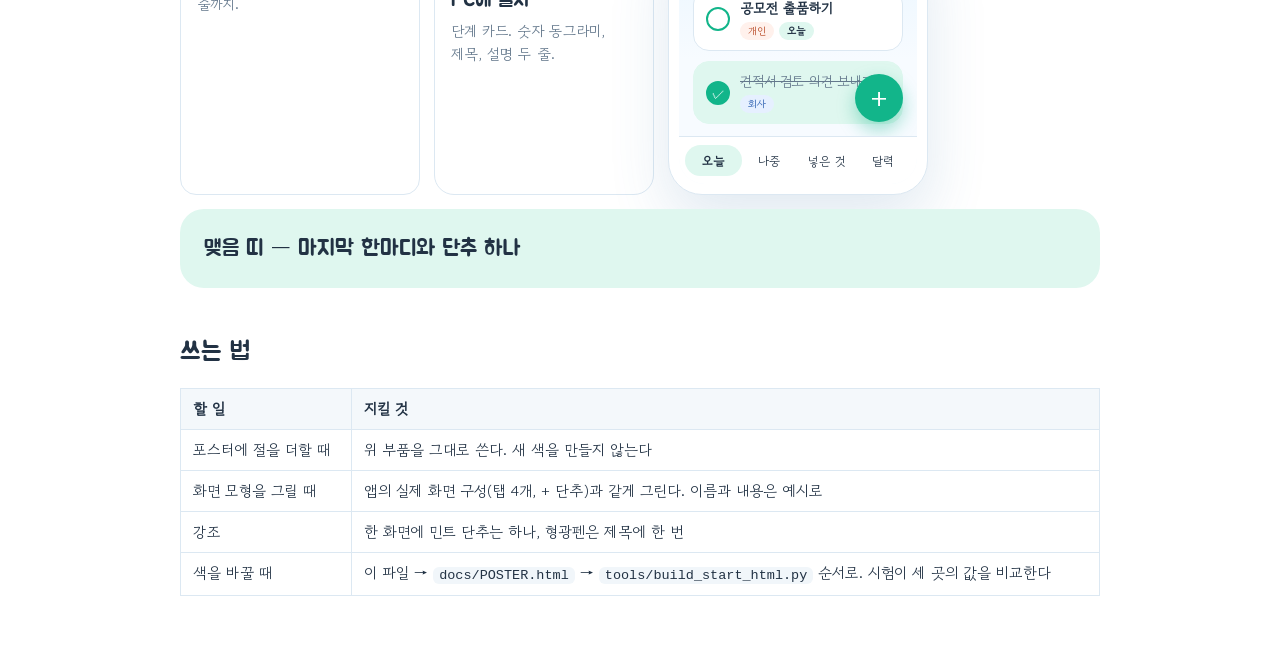
<file: docs/STYLE.html>
<!DOCTYPE html>
<html lang="ko">
<head>
<meta charset="utf-8">
<meta name="viewport" content="width=device-width, initial-scale=1">
<title>말한대로 디자인 덱</title>
<link rel="preconnect" href="https://fonts.googleapis.com">
<link rel="preconnect" href="https://fonts.gstatic.com" crossorigin>
<link href="https://fonts.googleapis.com/css2?family=Jua&family=Gowun+Dodum&display=swap" rel="stylesheet">
<style>
/* 색과 글꼴의 기준. docs/POSTER.html · tools/build_start_html.py 가 같은 값을 쓴다 (tests/test_docs_sync.py 가 확인) */
:root {
  --sky: #eaf6ff; --paper: #fff; --ink: #223244; --muted: #64788c; --line: #dce8f2;
  --mint: #12b58a; --mint-soft: #dff7ef; --sun: #ffe066; --coral: #ff7d5c;
  --font-display: "Jua", "Gowun Dodum", "Apple SD Gothic Neo", "Malgun Gothic", sans-serif;
  --font-body: "Gowun Dodum", "Apple SD Gothic Neo", "Malgun Gothic", sans-serif;
  color-scheme: light;
}
* { box-sizing: border-box; }
body { margin: 0; word-break: keep-all; background: linear-gradient(var(--sky), var(--paper) 620px); background-color: var(--paper); color: var(--ink); font-family: var(--font-body); font-size: 17px; line-height: 1.6; }
main { max-width: 960px; margin: 0 auto; padding: 40px 20px 60px; display: flex; flex-direction: column; gap: 44px; }
h1, h2, h3 { font-family: var(--font-display); font-weight: 400; margin: 0; }
h1 { font-size: 40px; } h2 { font-size: 26px; }
section { display: flex; flex-direction: column; gap: 14px; }
.note { color: var(--muted); font-size: 15px; margin: 0; }
code { font-family: ui-monospace, Menlo, Consolas, monospace; font-size: 13.5px; background: #f1f6fa; padding: 1px 6px; border-radius: 6px; }
.grid { display: grid; grid-template-columns: repeat(auto-fill, minmax(190px, 1fr)); gap: 12px; }
.sw { background: var(--paper); border: 1.5px solid var(--line); border-radius: 16px; overflow: hidden; font-size: 14px; }
.sw i { display: block; height: 64px; border-bottom: 1.5px solid var(--line); }
.sw div { padding: 8px 12px 10px; display: flex; flex-direction: column; gap: 2px; }
.sw span { color: var(--muted); font-size: 13px; }
.row { display: flex; flex-wrap: wrap; gap: 14px; align-items: center; }
.box { background: var(--paper); border: 1.5px solid var(--line); border-radius: 20px; padding: 18px 20px; display: flex; flex-direction: column; gap: 10px; }
.box > small { color: var(--muted); font-size: 13px; }
table { border-collapse: collapse; width: 100%; font-size: 15px; background: var(--paper); }
th, td { border: 1px solid var(--line); padding: 8px 12px; text-align: left; vertical-align: top; } th { background: #f4f8fb; }

/* 아래는 포스터에서 그대로 가져온 부품 */
mark { background: linear-gradient(transparent 55%, var(--sun) 55%); color: inherit; padding: 0 2px; }
.name { font-family: var(--font-display); font-size: 17px; color: var(--mint); background: var(--paper); border: 1.5px solid var(--mint); padding: 4px 14px; border-radius: 999px; }
.cta { display: inline-block; background: var(--mint); color: #fff; font-family: var(--font-display); font-size: 21px; padding: 14px 32px; border-radius: 999px; text-decoration: none; box-shadow: 0 10px 24px rgba(18,181,138,.32); }
.cta.ghost { background: var(--ink); box-shadow: none; }
.cta-note { font-size: 15px; color: var(--muted); }
.badge { font-size: 13px; background: var(--sun); border-radius: 999px; padding: 2px 12px; }
.k { font-family: var(--font-display); font-size: 15px; color: var(--coral); }
.fact { background: var(--paper); border: 1.5px solid var(--line); border-radius: 16px; padding: 14px 16px; display: flex; flex-direction: column; gap: 2px; max-width: 240px; }
.fact b { font-family: var(--font-display); font-weight: 400; font-size: 19px; } .fact span { font-size: 14px; color: var(--muted); line-height: 1.5; }
.step { background: var(--paper); border: 1.5px solid var(--line); border-radius: 20px; padding: 16px 16px 18px; display: flex; flex-direction: column; gap: 4px; max-width: 220px; }
.step::before { content: "1"; font-family: var(--font-display); width: 32px; height: 32px; border-radius: 50%; display: grid; place-items: center; background: var(--sun); font-size: 18px; margin-bottom: 6px; }
.step strong { font-family: var(--font-display); font-weight: 400; font-size: 20px; } .step span { color: var(--muted); font-size: 14.5px; line-height: 1.55; }
.close { background: var(--mint-soft); border-radius: 24px; padding: 22px 24px; font-family: var(--font-display); font-size: 22px; }
.ph { width: 260px; background: #fff; border: 1.5px solid var(--line); border-radius: 34px; padding: 10px; box-shadow: 0 24px 60px rgba(60,120,170,.16); }
.sc { background: linear-gradient(#eaf6ff, #f7fbff 50%); border-radius: 26px; padding: 16px 14px 60px; display: flex; flex-direction: column; gap: 10px; font-size: 13px; position: relative; overflow: hidden; }
.h { display: flex; align-items: center; gap: 8px; font-weight: 800; font-size: 16px; }
.h em { font-style: normal; background: var(--sun); border-radius: 999px; font-size: 11px; padding: 1px 8px; font-weight: 700; }
.it { background: #fff; border: 1.5px solid var(--line); border-radius: 16px; padding: 10px 12px; display: flex; align-items: center; gap: 10px; }
.it .o { width: 24px; height: 24px; border-radius: 50%; border: 2px solid var(--mint); flex: none; }
.it .o.on { background: var(--mint); color: #fff; display: grid; place-items: center; font-size: 13px; }
.it .w { display: flex; flex-direction: column; gap: 5px; } .it .w b { font-size: 14px; line-height: 1.3; }
.it.done { background: var(--mint-soft); border-color: var(--mint-soft); } .it.done b { text-decoration: line-through; color: var(--muted); font-weight: 400; }
.tg { display: flex; gap: 5px; flex-wrap: wrap; }
.tg span { font-size: 10px; padding: 1px 8px; border-radius: 999px; background: #f1f6fa; color: var(--muted); }
.tg .work { background: #e6f0ff; color: #2b5fb0; } .tg .home { background: #fff1ec; color: #b84a26; } .tg .when { background: var(--mint-soft); color: var(--ink); font-weight: 700; }
.fab { position: absolute; right: 14px; bottom: 62px; width: 48px; height: 48px; border-radius: 50%; background: var(--mint); color: #fff; font-size: 30px; line-height: 48px; text-align: center; box-shadow: 0 8px 18px rgba(18,181,138,.4); }
.tabs { position: absolute; left: 0; right: 0; bottom: 0; background: #fff; border-top: 1.5px solid var(--line); display: grid; grid-template-columns: repeat(4, 1fr); padding: 8px 6px; font-size: 12px; text-align: center; }
.tabs span { padding: 6px 0; border-radius: 999px; } .tabs span.on { background: var(--mint-soft); font-weight: 800; }
</style>
</head>
<body>
<main>

  <section>
    <span class="name" style="align-self:flex-start">말한대로</span>
    <h1>디자인 덱</h1>
    <p class="note">홍보 페이지(<code>docs/POSTER.html</code>)의 색 · 글꼴 · 부품을 모아 둔 견본. 고치는 순서는 맨 아래 「쓰는 법」.</p>
  </section>

  <section>
    <h2>색</h2>
    <div class="grid">
      <div class="sw"><i style="background:#12b58a"></i><div><b>--mint #12b58a</b><span>단추, 강조 글자, 체크</span></div></div>
      <div class="sw"><i style="background:#dff7ef"></i><div><b>--mint-soft #dff7ef</b><span>끝낸 일, 결정 상자, 맺음 띠</span></div></div>
      <div class="sw"><i style="background:#ffe066"></i><div><b>--sun #ffe066</b><span>형광펜, 배지, 숫자 동그라미</span></div></div>
      <div class="sw"><i style="background:#ff7d5c"></i><div><b>--coral #ff7d5c</b><span>화면 설명 위 작은 이름</span></div></div>
      <div class="sw"><i style="background:#223244"></i><div><b>--ink #223244</b><span>본문 글자, 어두운 단추</span></div></div>
      <div class="sw"><i style="background:#64788c"></i><div><b>--muted #64788c</b><span>보조 설명</span></div></div>
      <div class="sw"><i style="background:#dce8f2"></i><div><b>--line #dce8f2</b><span>테두리 1.5px</span></div></div>
      <div class="sw"><i style="background:#eaf6ff"></i><div><b>--sky #eaf6ff</b><span>위쪽 배경. 아래로 흰색까지</span></div></div>
    </div>
    <p class="note">태그 색: 회사 <code>#e6f0ff</code> 바탕에 <code>#2b5fb0</code> 글자, 개인 <code>#fff1ec</code> 바탕에 <code>#b84a26</code> 글자.</p>
  </section>

  <section>
    <h2>글꼴과 크기</h2>
    <div class="box">
      <h1>말만 하세요. <mark>기억은 제가</mark> 할게요</h1>
      <small>제목 — Jua. 큰 제목 38~66px, 절 제목 30px, 카드 제목 19~27px. 굵기는 400만 쓴다.</small>
      <p style="margin:0;font-size:20px">통화·회의 녹음을 폰에서 <b style="color:var(--mint)">공유 한 번</b>. 챙길 일은 할 일로.</p>
      <small>본문 — Gowun Dodum. 본문 18px, 이끄는 글 20px, 설명 14~16px. 줄 간격 1.6.</small>
    </div>
    <p class="note">글꼴을 못 받으면 Apple SD Gothic Neo, 맑은 고딕 순으로 바뀐다. 줄바꿈은 낱말 단위(<code>word-break: keep-all</code>).</p>
  </section>

  <section>
    <h2>모양</h2>
    <table>
      <tr><th>대상</th><th>값</th></tr>
      <tr><td>둥근 모서리</td><td>알약 999px (단추 · 배지 · 태그) · 카드 16~24px · 폰 모형 34px</td></tr>
      <tr><td>테두리</td><td>1.5px <code>--line</code>. 강조할 때만 <code>--mint</code></td></tr>
      <tr><td>그림자</td><td>민트 단추 <code>0 10px 24px rgba(18,181,138,.32)</code> · 폰 모형 <code>0 24px 60px rgba(60,120,170,.16)</code></td></tr>
      <tr><td>폭과 간격</td><td>본문 폭 1060px · 절 사이 64px (폰 40px) · 카드 사이 12~16px</td></tr>
      <tr><td>화면 너비</td><td>1000px 아래에서 갤러리 한 줄 · 760px 아래에서 모두 한 줄</td></tr>
    </table>
  </section>

  <section>
    <h2>부품</h2>
    <div class="row">
      <a class="cta" href="#">15분이면 써 봐요</a>
      <a class="cta ghost" href="#">시작 안내</a>
      <span class="cta-note">단추 옆 보조 설명</span>
    </div>
    <div class="row">
      <span class="name">말한대로</span>
      <span class="badge">준비된 PC 기준 15분 · 5단계</span>
      <span class="k">넣기</span>
      <span><mark>형광펜 강조</mark></span>
    </div>
    <div class="row" style="align-items:stretch">
      <div class="fact"><b>내 PC가 서버</b><span>사실 카드. 제목 한 줄, 설명 두 줄까지.</span></div>
      <div class="step"><strong>PC에 설치</strong><span>단계 카드. 숫자 동그라미, 제목, 설명 두 줄.</span></div>
      <div class="ph"><div class="sc">
        <div class="h">오늘 <em>1</em></div>
        <div class="it"><span class="o"></span><div class="w"><b>공모전 출품하기</b><div class="tg"><span class="home">개인</span><span class="when">오늘</span></div></div></div>
        <div class="it done"><span class="o on">✓</span><div class="w"><b>견적서 검토 의견 보내기</b><div class="tg"><span class="work">회사</span></div></div></div>
        <div class="fab">+</div>
        <div class="tabs"><span class="on">오늘</span><span>나중</span><span>넣은 것</span><span>달력</span></div>
      </div></div>
    </div>
    <div class="close">맺음 띠 — 마지막 한마디와 단추 하나</div>
  </section>

  <section>
    <h2>쓰는 법</h2>
    <table>
      <tr><th>할 일</th><th>지킬 것</th></tr>
      <tr><td>포스터에 절을 더할 때</td><td>위 부품을 그대로 쓴다. 새 색을 만들지 않는다</td></tr>
      <tr><td>화면 모형을 그릴 때</td><td>앱의 실제 화면 구성(탭 4개, + 단추)과 같게 그린다. 이름과 내용은 예시로</td></tr>
      <tr><td>강조</td><td>한 화면에 민트 단추는 하나, 형광펜은 제목에 한 번</td></tr>
      <tr><td>색을 바꿀 때</td><td>이 파일 → <code>docs/POSTER.html</code> → <code>tools/build_start_html.py</code> 순서로. 시험이 세 곳의 값을 비교한다</td></tr>
    </table>
  </section>

</main>
</body>
</html>
</file>
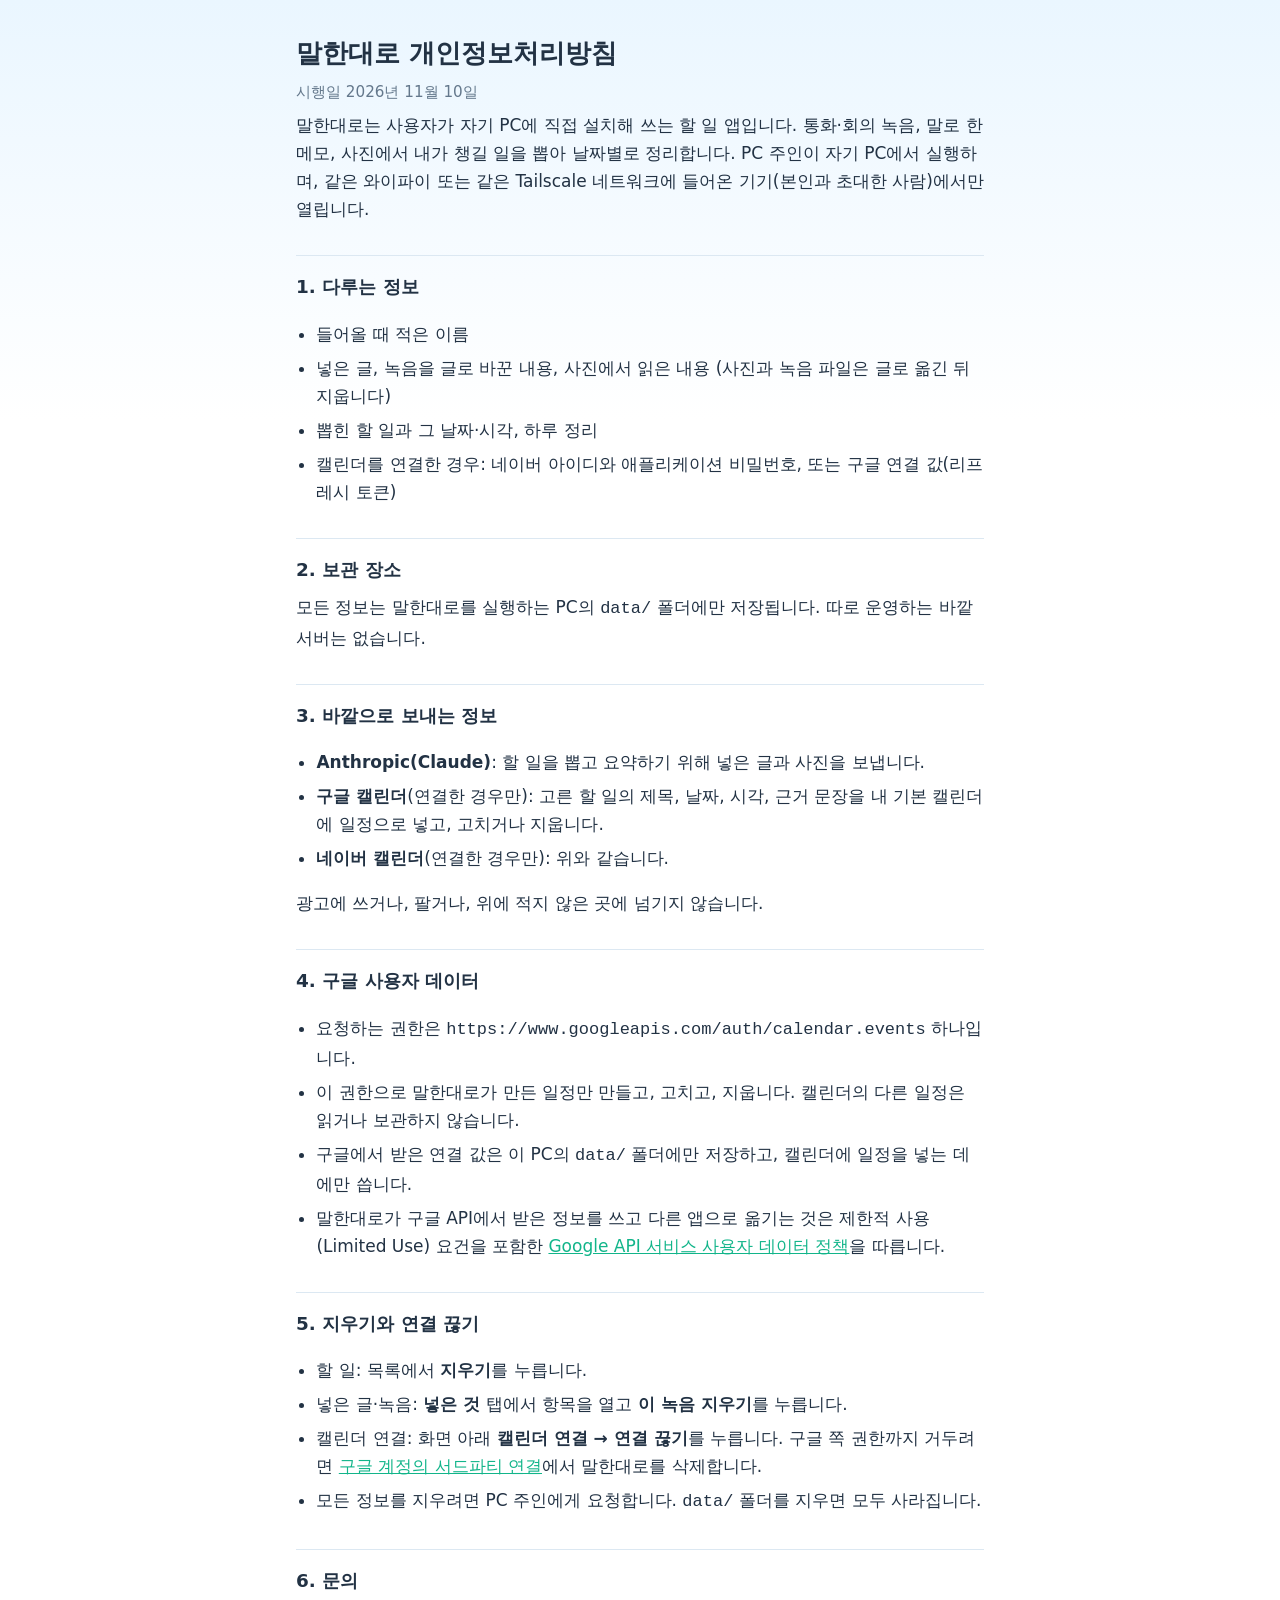
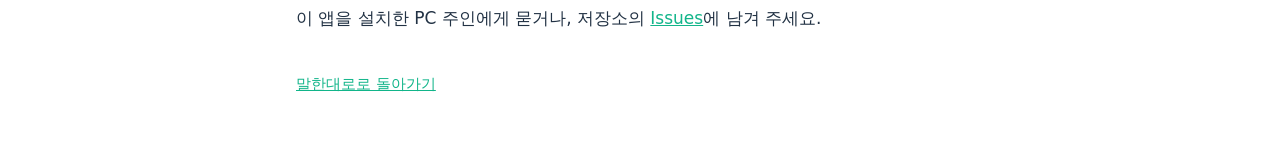
<file: web/privacy.html>
<!DOCTYPE html>
<html lang="ko">
<head>
<meta charset="utf-8">
<meta name="viewport" content="width=device-width, initial-scale=1">
<title>말한대로 개인정보처리방침</title>
<link rel="icon" href="/icon-192.png">
<style>
  :root {
    --sky: #eaf6ff; --paper: #ffffff; --ink: #223244; --muted: #64788c; --line: #dce8f2; --mint: #12b58a;
    --font: "Pretendard", "Apple SD Gothic Neo", "Malgun Gothic", "Noto Sans KR", system-ui, sans-serif;
    color-scheme: light;
  }
  * { box-sizing: border-box; }
  html, body { margin: 0; }
  body { background: linear-gradient(var(--sky), var(--paper) 420px) var(--paper); color: var(--ink); font-family: var(--font); font-size: 17px; line-height: 1.65; }
  main { max-width: 720px; margin: 0 auto; padding: 32px 16px 64px; }
  h1 { font-size: 1.6rem; margin: 0 0 4px; }
  h2 { font-size: 1.15rem; margin: 32px 0 8px; padding-top: 16px; border-top: 1px solid var(--line); }
  p, li { margin: 6px 0; }
  ul { padding-left: 1.2em; }
  .muted { color: var(--muted); font-size: .95rem; }
  a { color: var(--mint); }
</style>
</head>
<body>
<main>
  <h1>말한대로 개인정보처리방침</h1>
  <p class="muted">시행일 2026년 11월 10일</p>

  <p>말한대로는 사용자가 자기 PC에 직접 설치해 쓰는 할 일 앱입니다. 통화·회의 녹음, 말로 한 메모, 사진에서 내가 챙길 일을 뽑아 날짜별로 정리합니다.
    PC 주인이 자기 PC에서 실행하며, 같은 와이파이 또는 같은 Tailscale 네트워크에 들어온 기기(본인과 초대한 사람)에서만 열립니다.</p>

  <h2>1. 다루는 정보</h2>
  <ul>
    <li>들어올 때 적은 이름</li>
    <li>넣은 글, 녹음을 글로 바꾼 내용, 사진에서 읽은 내용 (사진과 녹음 파일은 글로 옮긴 뒤 지웁니다)</li>
    <li>뽑힌 할 일과 그 날짜·시각, 하루 정리</li>
    <li>캘린더를 연결한 경우: 네이버 아이디와 애플리케이션 비밀번호, 또는 구글 연결 값(리프레시 토큰)</li>
  </ul>

  <h2>2. 보관 장소</h2>
  <p>모든 정보는 말한대로를 실행하는 PC의 <code>data/</code> 폴더에만 저장됩니다. 따로 운영하는 바깥 서버는 없습니다.</p>

  <h2>3. 바깥으로 보내는 정보</h2>
  <ul>
    <li><b>Anthropic(Claude)</b>: 할 일을 뽑고 요약하기 위해 넣은 글과 사진을 보냅니다.</li>
    <li><b>구글 캘린더</b>(연결한 경우만): 고른 할 일의 제목, 날짜, 시각, 근거 문장을 내 기본 캘린더에 일정으로 넣고, 고치거나 지웁니다.</li>
    <li><b>네이버 캘린더</b>(연결한 경우만): 위와 같습니다.</li>
  </ul>
  <p>광고에 쓰거나, 팔거나, 위에 적지 않은 곳에 넘기지 않습니다.</p>

  <h2>4. 구글 사용자 데이터</h2>
  <ul>
    <li>요청하는 권한은 <code>https://www.googleapis.com/auth/calendar.events</code> 하나입니다.</li>
    <li>이 권한으로 말한대로가 만든 일정만 만들고, 고치고, 지웁니다. 캘린더의 다른 일정은 읽거나 보관하지 않습니다.</li>
    <li>구글에서 받은 연결 값은 이 PC의 <code>data/</code> 폴더에만 저장하고, 캘린더에 일정을 넣는 데에만 씁니다.</li>
    <li>말한대로가 구글 API에서 받은 정보를 쓰고 다른 앱으로 옮기는 것은 제한적 사용(Limited Use) 요건을 포함한
      <a href="https://developers.google.com/terms/api-services-user-data-policy" rel="noopener">Google API 서비스 사용자 데이터 정책</a>을 따릅니다.</li>
  </ul>

  <h2>5. 지우기와 연결 끊기</h2>
  <ul>
    <li>할 일: 목록에서 <b>지우기</b>를 누릅니다.</li>
    <li>넣은 글·녹음: <b>넣은 것</b> 탭에서 항목을 열고 <b>이 녹음 지우기</b>를 누릅니다.</li>
    <li>캘린더 연결: 화면 아래 <b>캘린더 연결 → 연결 끊기</b>를 누릅니다. 구글 쪽 권한까지 거두려면
      <a href="https://myaccount.google.com/permissions" rel="noopener">구글 계정의 서드파티 연결</a>에서 말한대로를 삭제합니다.</li>
    <li>모든 정보를 지우려면 PC 주인에게 요청합니다. <code>data/</code> 폴더를 지우면 모두 사라집니다.</li>
  </ul>

  <h2>6. 문의</h2>
  <p>이 앱을 설치한 PC 주인에게 묻거나, 저장소의 <a href="https://github.com/EaglingSun/malhandaero/issues" rel="noopener">Issues</a>에 남겨 주세요.</p>

  <p class="muted" style="margin-top:40px"><a href="/">말한대로로 돌아가기</a></p>
</main>
</body>
</html>
</file>
